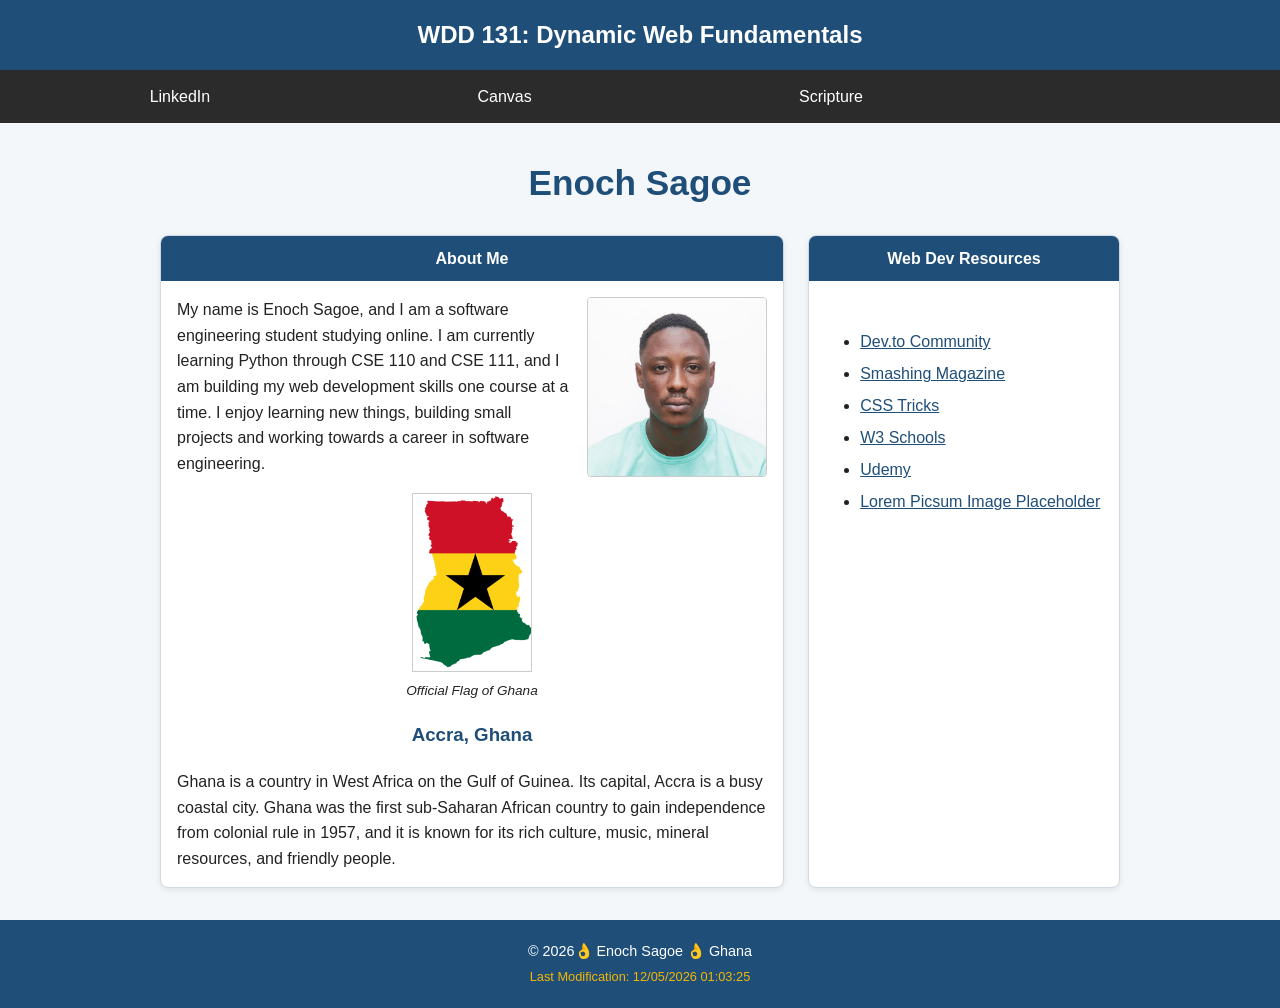
<file: index.html>
<!DOCTYPE html>
<html lang="en">
<head>
    <meta charset="UTF-8">
    <meta name="viewport" content="width=device-width, initial-scale=1.0">
    <title>"WDD 131 - Dynamic Web Fundamentals - Enoch Sagoe"</title>
    <meta name="description" content="WDD 131 - Dynamic Web Fundamentals. Enoch Sagoe. Keyword: HTML, CSS, Javascript, Web development, responsive design, course home page.">
    <meta name="author" content="Enoch Sagoe">
    <link rel="stylesheet" href="styles/base.css">
    <script src="scripts/getdates.js" defer></script>
</head>

<body>
    <header>
        <span id="course-title">WDD 131: Dynamic Web Fundamentals</span>
        <nav>
            <a href="https://www.linkedIn.com/">LinkedIn</a>
            <a href="https://byupw.instructure.com/">Canvas</a>
            <a href="www.churchofjesuschrist.org/su=tude/scriptures/bofm/1-ne/3?lang=eng&amp ; id=p7#p7">Scripture</a>
            <a href="final-project"></a>
        </nav> 
    
    </header>

    <main>
        <h1>Enoch Sagoe</h1>
        <section class="card">
            <h2>About Me</h2>
            <img class="profile" src="images/profile.jpeg" alt="Portrait photo Enoch Sagoe" width="180" height="220">
            <p>
                My name is Enoch Sagoe, and I am a software engineering student studying online. I am currently learning Python through CSE 110 and CSE 111, and I am building my web development skills one course at a time. I enjoy learning new things, building small projects and working towards a career in software engineering.
            </p>
            <figure>
                <img src="images/ghana-flag-map.png" alt="Flag of Ghana">
                <figcaption>Official Flag of Ghana</figcaption>
            </figure>
            <h3>Accra, Ghana</h3>
            <p> 
                Ghana is a country in West Africa on the Gulf of Guinea. Its capital, Accra is a busy coastal city. Ghana was the first sub-Saharan African country to gain independence from colonial rule in 1957, and it is known for its rich culture, music, mineral resources, and friendly people.
            </p>
        </section>

        <section class="card">
      <h2>Web Dev Resources</h2>
      <ul>
        <li><a href="https://dev.to/" target="_blank" rel="noopener noreferrer">Dev.to Community</a></li>
        <li><a href="https://www.smashingmagazine.com/" target="_blank" rel="noopener noreferrer">Smashing Magazine</a></li>
        <li><a href="https://css-tricks.com/" target="_blank" rel="noopener noreferrer">CSS Tricks</a></li>
        <li><a href="https://www.w3schools.com/" target="_blank" rel="noopener noreferrer">W3 Schools</a></li>
        <li><a href="https://www.udemy.com/" target="_blank" rel="noopener noreferrer">Udemy</a></li>
        <li><a href="https://picsum.photos/" target="_blank" rel="noopener noreferrer">Lorem Picsum Image Placeholder</a></li>
      </ul>
    </section>
    </main>
    <footer>
        <p>&copy; <span id="currentyear"></span>👌 Enoch Sagoe 👌 Ghana</p>
        <p id="lastModified"></p>
    </footer>
</body>
</html>
</file>
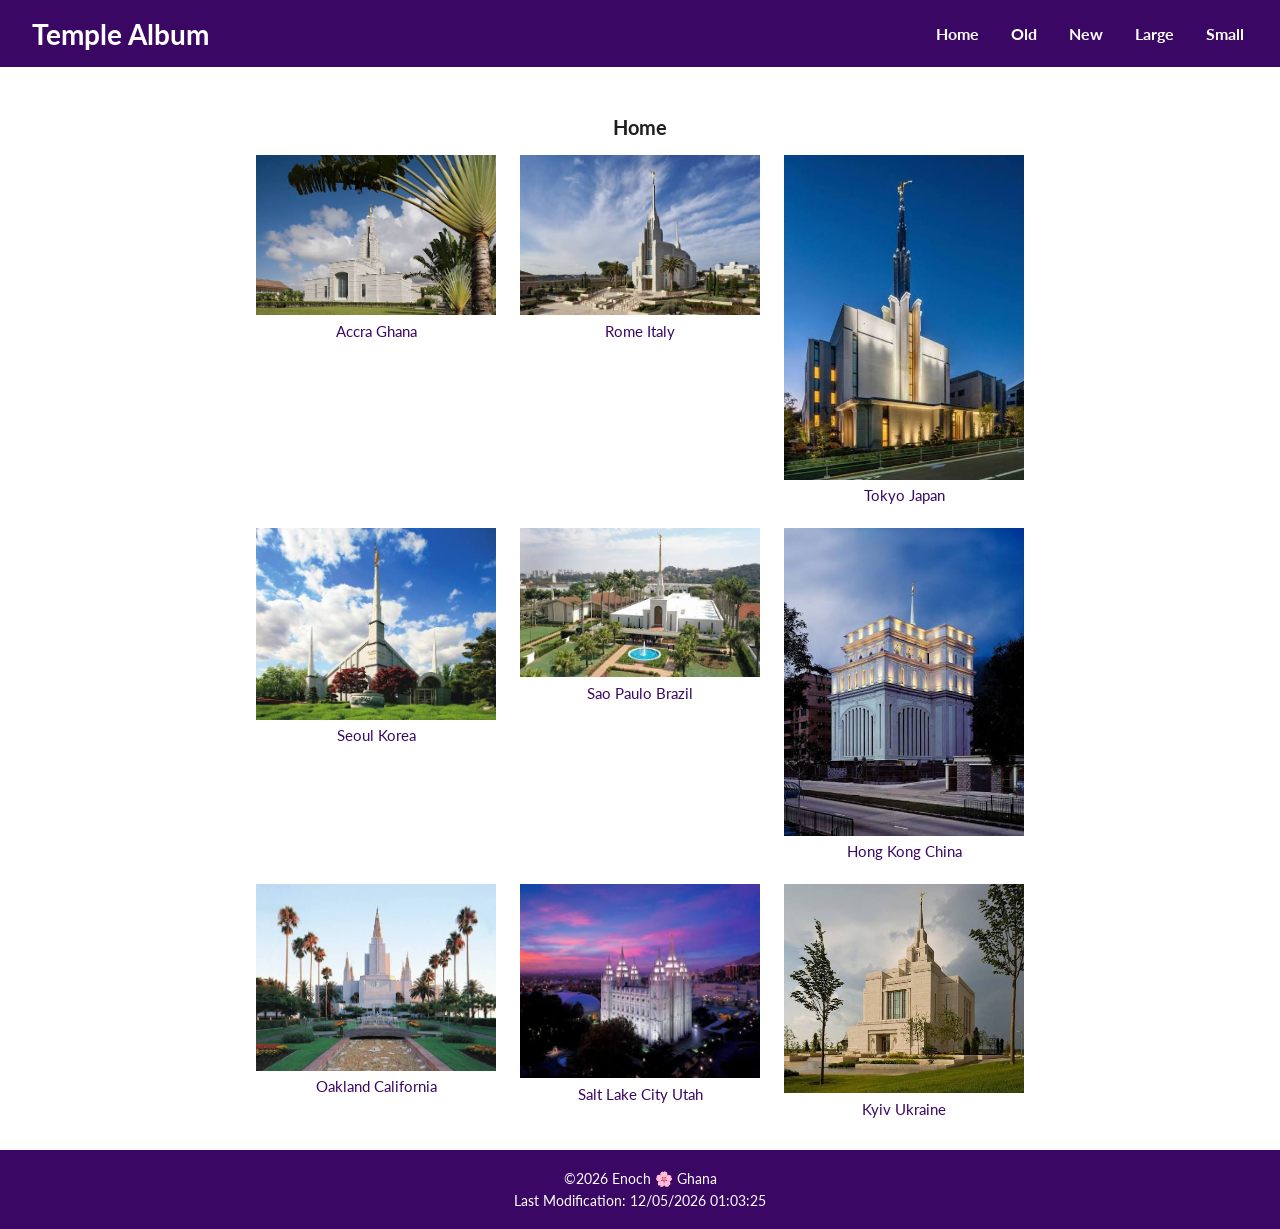
<file: temples.html>
<!DOCTYPE html>
<html lang="en">
<head>
    <meta charset="UTF-8">
    <meta name="viewport" content="width=device-width, initial-scale=1.0">
    <title>Temple Album | Enoch | WDD 131</title>
    <meta name="description" content="A photo album of temples from around the world, with a responsive gallery and navigation built for WDD 131 by Enoch Sagoe.">
    <meta name="author" content="Enoch Sagoe">

    <link rel="preconnect" href="https://fonts.googleapis.com">
    <link rel="preconnect" href="https://fonts.gstatic.com" crossorigin>
    <link href="https://fonts.googleapis.com/css2?family=Lato:wght@400;700&display=swap" rel="stylesheet">

     <!-- Mobile-first: base styles first, larger-view styles second -->
    <link rel="stylesheet" href="styles/temples.css">
    <link rel="stylesheet" href="styles/temples-large.css" media="screen and (min-width: 768px)">

    <script src="scripts/temples.js" defer></script>
</head>

<body>
  <header class="site-header">
    <h2 class="site-title">Temple Album</h2>

    <button class="menu-toggle" aria-expanded="false" aria-controls="main-nav" aria-label="Open menu">&#9776;</button>

    <nav id="main-nav">
      <ul class="nav-menu">
        <li><a href="#">Home</a></li>
        <li><a href="#">Old</a></li>
        <li><a href="#">New</a></li>
        <li><a href="#">Large</a></li>
        <li><a href="#">Small</a></li>
      </ul>
    </nav>
  </header>

  <main>
    <h1>Home</h1>

    <div class="gallery">
      <figure>
        <img src="images/accra_temple.jpeg" alt="Temple in Accra, Ghana under a blue sky" loading="lazy">
        <figcaption>Accra Ghana</figcaption>
      </figure>

      <figure>
        <img src="images/rome_temple.jpeg" alt="Temple in Rome, Italy surrounded by green lawns" loading="lazy">
        <figcaption>Rome Italy</figcaption>
      </figure>

      <figure>
        <img src="images/tokyo_temple.jpeg" alt="Temple in Tokyo, Japan at dusk" loading="lazy">
        <figcaption>Tokyo Japan</figcaption>
      </figure>

      <figure>
        <img src="images/seoul_temple.jpeg" alt="Temple in Seoul, Korea with reflecting pool" loading="lazy">
        <figcaption>Seoul Korea</figcaption>
      </figure>

      <figure>
        <img src="images/sao_paulo_temple.jpeg" alt="Temple in Sao Paulo, Brazil on a hill" loading="lazy">
        <figcaption>Sao Paulo Brazil</figcaption>
      </figure>

      <figure>
        <img src="images/hong_kong_temple.jpeg" alt="Temple in Hong Kong with mountains behind" loading="lazy">
        <figcaption>Hong Kong China</figcaption>
      </figure>

      <figure>
        <img src="images/oakland_temple.jpeg" alt="Temple in Oakland, California with trees" loading="lazy">
        <figcaption>Oakland California</figcaption>
      </figure>

      <figure>
        <img src="images/saltlake_temple.jpeg" alt="Temple in Salt Lake City, Utah in winter" loading="lazy">
        <figcaption>Salt Lake City Utah</figcaption>
      </figure>

      <figure>
        <img src="images/kyiv_temple.jpeg" alt="Temple in Kyiv, Ukraine at sunrise" loading="lazy">
        <figcaption>Kyiv Ukraine</figcaption>
      </figure>
    </div>
  </main>

  <footer>
    <p>&copy;<span id="year"></span> Enoch &#127800; Ghana</p>
    <p>Last Modification: <span id="modified"></span></p>
  </footer>
</body>
</html>
</file>
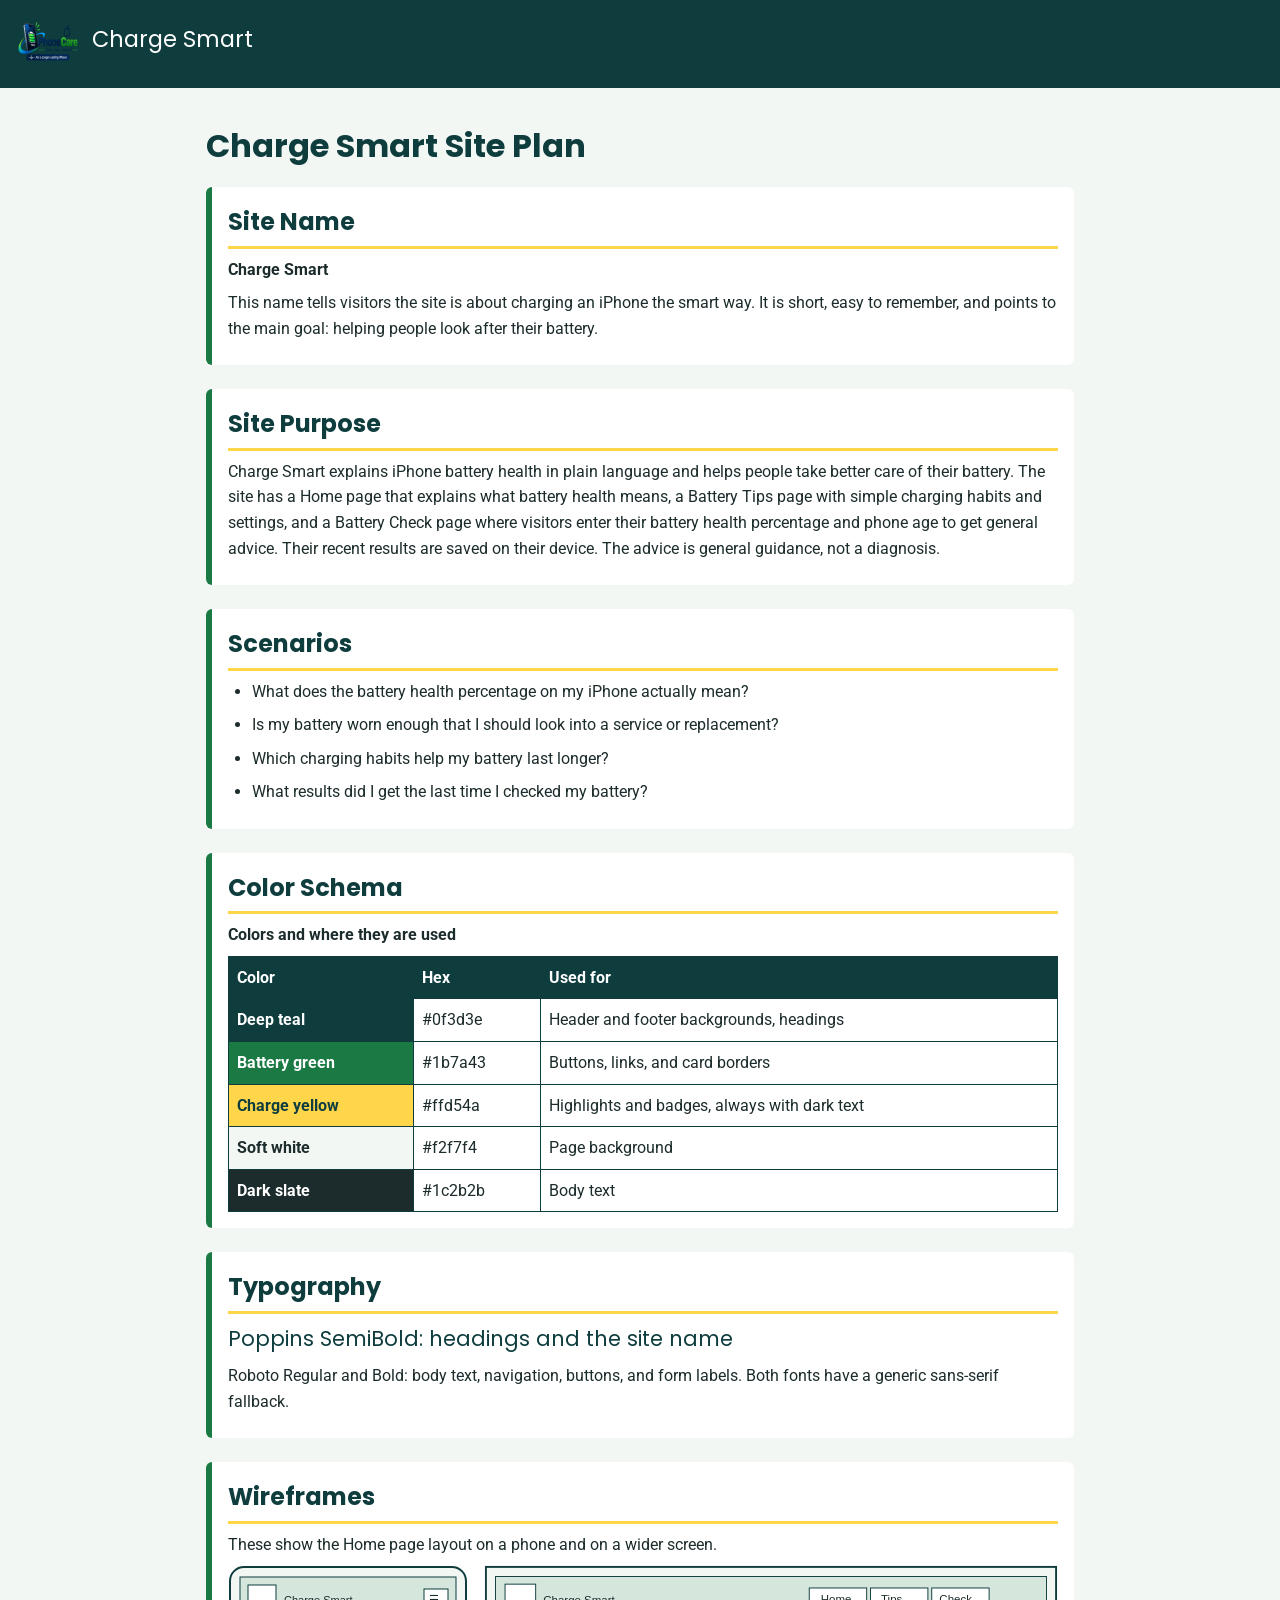
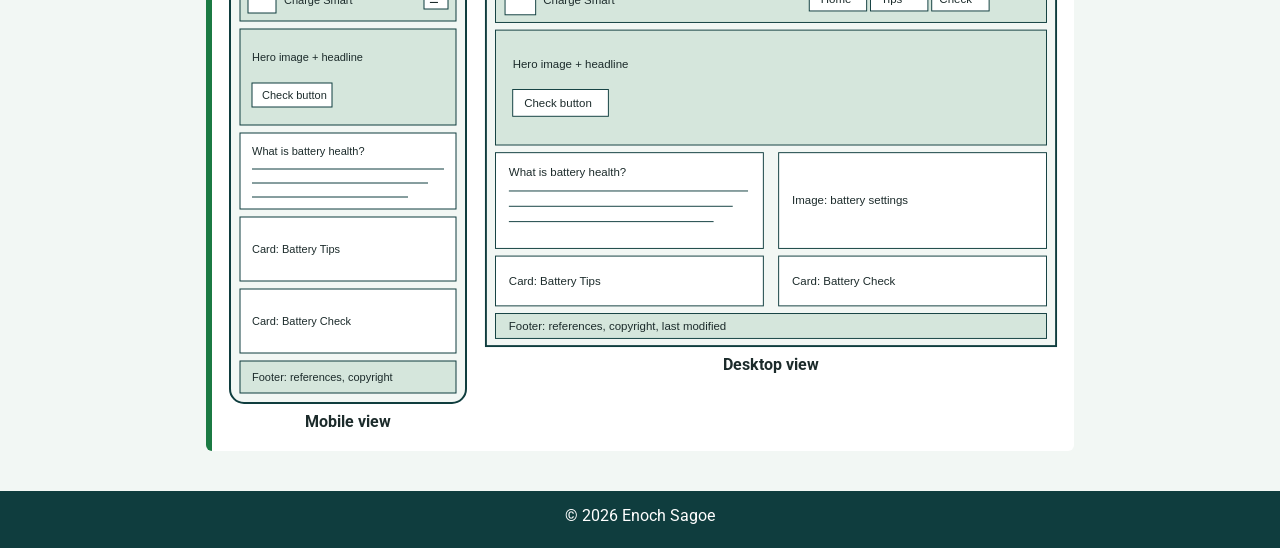
<file: project/siteplan.html>
<!DOCTYPE html>
<html lang="en">

<head>
    <meta charset="UTF-8">
    <meta name="viewport" content="width=device-width, initial-scale=1.0">
    <title>Site Plan | Charge Smart</title>
    <meta name="description"
        content="Site plan for Charge Smart, a website that explains iPhone battery health and helps people take better care of their battery.">
    <meta name="author" content="Enoch Sagoe">
    <link rel="preconnect" href="https://fonts.googleapis.com">
    <link rel="preconnect" href="https://fonts.gstatic.com" crossorigin>
    <link rel="stylesheet"
        href="https://fonts.googleapis.com/css2?family=Poppins:wght@600&family=Roboto:wght@400;700&display=swap">
    <link rel="stylesheet" href="styles/siteplan.css">
</head>

<body>
    <header>
        <img src="images/site_plan_logo.png" alt="Charge Smart logo" width="64" height="64">
        <p class="site-name">Charge Smart</p>
    </header>

    <main>
        <h1>Charge Smart Site Plan</h1>

        <section>
            <h2>Site Name</h2>
            <p><strong>Charge Smart</strong></p>
            <p>This name tells visitors the site is about charging an iPhone the smart way. It is short,
                easy to remember, and points to the main goal: helping people look after their battery.</p>
        </section>

        <section>
            <h2>Site Purpose</h2>
            <p>Charge Smart explains iPhone battery health in plain language and helps people take better
                care of their battery. The site has a Home page that explains what battery health means, a
                Battery Tips page with simple charging habits and settings, and a Battery Check page where
                visitors enter their battery health percentage and phone age to get general advice. Their
                recent results are saved on their device. The advice is general guidance, not a diagnosis.</p>
        </section>

        <section>
            <h2>Scenarios</h2>
            <ul>
                <li>What does the battery health percentage on my iPhone actually mean?</li>
                <li>Is my battery worn enough that I should look into a service or replacement?</li>
                <li>Which charging habits help my battery last longer?</li>
                <li>What results did I get the last time I checked my battery?</li>
            </ul>
        </section>

        <section>
            <h2>Color Schema</h2>
            <div class="table-wrap">
                <table>
                    <caption>Colors and where they are used</caption>
                    <thead>
                        <tr>
                            <th scope="col">Color</th>
                            <th scope="col">Hex</th>
                            <th scope="col">Used for</th>
                        </tr>
                    </thead>
                    <tbody>
                        <tr>
                            <td class="swatch swatch-teal">Deep teal</td>
                            <td>#0f3d3e</td>
                            <td>Header and footer backgrounds, headings</td>
                        </tr>
                        <tr>
                            <td class="swatch swatch-green">Battery green</td>
                            <td>#1b7a43</td>
                            <td>Buttons, links, and card borders</td>
                        </tr>
                        <tr>
                            <td class="swatch swatch-yellow">Charge yellow</td>
                            <td>#ffd54a</td>
                            <td>Highlights and badges, always with dark text</td>
                        </tr>
                        <tr>
                            <td class="swatch swatch-light">Soft white</td>
                            <td>#f2f7f4</td>
                            <td>Page background</td>
                        </tr>
                        <tr>
                            <td class="swatch swatch-text">Dark slate</td>
                            <td>#1c2b2b</td>
                            <td>Body text</td>
                        </tr>
                    </tbody>
                </table>
            </div>
        </section>

        <section>
            <h2>Typography</h2>
            <p class="sample-heading">Poppins SemiBold: headings and the site name</p>
            <p class="sample-body">Roboto Regular and Bold: body text, navigation, buttons, and form labels.
                Both fonts have a generic sans-serif fallback.</p>
        </section>

        <section>
            <h2>Wireframes</h2>
            <p>These show the Home page layout on a phone and on a wider screen.</p>
            <div class="wireframes">
                <figure>
                    <img src="images/wireframe-mobile.svg" alt="Mobile wireframe of the home page with the header, hero, intro text, two cards, and footer stacked in one column"
                        width="240" height="440">
                    <figcaption>Mobile view</figcaption>
                </figure>
                <figure>
                    <img src="images/wireframe-desktop.svg" alt="Desktop wireframe of the home page with a header navigation row, hero, text beside an image, two cards side by side, and footer"
                        width="600" height="400">
                    <figcaption>Desktop view</figcaption>
                </figure>
            </div>
        </section>
    </main>

    <footer>
        <p>© 2026 Enoch Sagoe</p>
    </footer>
</body>

</html>
</file>
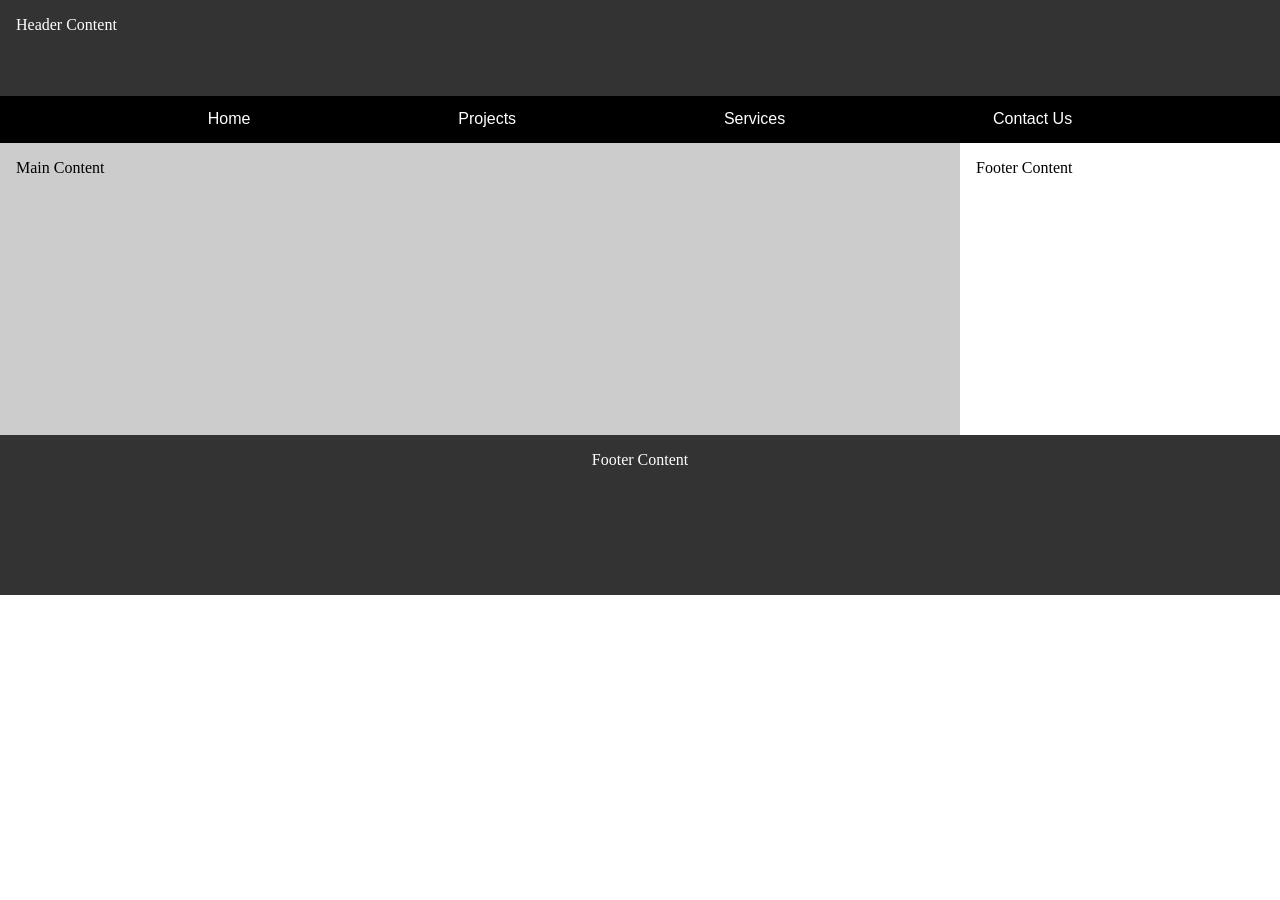
<file: week01/basic-layout.html>
<!DOCTYPE html>
<html lang="en">
<head>
    <meta charset="UTF-8">
    <meta name="viewport" content="width=device-width, initial-scale=1.0">
    <title>Enoch Sagoe | WDD 131</title>
    <link rel="stylesheet" href="styles/layout.css">
</head>
<body>
    <header>
        <p class="header-content">Header Content</p>
        <nav>
            <ul>
                <li><a href="#">Home</a></li>
                <li><a href="#">Projects</a></li>
                <li><a href="#">Services</a></li>
                <li><a href="#">Contact Us</a></li>
            </ul>
        </nav>
    </header>

    <main>
        <p>Main Content</p>
    </main>

    <aside>
        <p>Footer Content</p>
    </aside>

    <footer>
        <p>Footer Content</p>
    </footer>
</body>
</html>
</file>
<file: styles/base.css>
:root {
  --navy: #1f4e79;
  --charcoal: #2b2b2b;
  --gold: #f2b705;
  --light: #f4f7fa;
  --text: #222222;
  --white: #ffffff;
  --font-heading: "Quicksand", sans-serif;
  --font-body: "Montserrat", sans-serif;
}

* {
  box-sizing: border-box;
}

body {
  margin: 0;
  font-family: var(--font-body);
  color: var(--text);
  background-color: var(--light);
  line-height: 1.6;
  min-height: 100vh;
  display: flex;
  flex-direction: column;
}

/* Header */
header {
  background-color: var(--navy);
  color: var(--white);
}

#course-title {
  display: block;
  text-align: center;
  padding: 1rem;
  font-family: var(--font-heading);
  font-size: 1.5rem;
  font-weight: 700;
}

nav {
  display: flex;
  flex-wrap: wrap;
  justify-content: space-around;
  background-color: var(--charcoal);
  padding: 0.25rem 1rem;
}

nav a {
  display: block;
  padding: 0.6rem 1rem;
  color: var(--white);
  text-decoration: none;
  border-radius: 4px;
  transition: background-color 0.3s ease, color 0.3s ease;
}

nav a:hover,
nav a:focus-visible {
  background-color: var(--gold);
  color: var(--charcoal);
}

/* Main: limited width, centered, two-column CSS Grid */
main {
  flex: 1;
  width: min(100% - 2rem, 960px);
  margin: 2rem auto;
  display: grid;
  grid-template-columns: 2fr 1fr;
  gap: 1.5rem;
  align-items: stretch;
}

main h1 {
  grid-column: 1 / -1;
  margin: 0;
  text-align: center;
  font-family: var(--font-heading);
  font-size: 2.2rem;
  color: var(--navy);
}

/* Cards */
.card {
  background-color: var(--white);
  border: 1px solid #cfd8e3;
  border-radius: 8px;
  box-shadow: 0 2px 6px rgba(0, 0, 0, 0.08);
  overflow: hidden;
}

.card > h2 {
  margin: 0;
  padding: 0.6rem;
  background-color: var(--navy);
  color: var(--white);
  text-align: center;
  font-family: var(--font-heading);
  font-size: 1rem;
}

.card > p,
.card > h3,
.card > figure,
.card > ul {
  margin-left: 1rem;
  margin-right: 1rem;
}

.card > h3 {
  text-align: center;
  color: var(--navy);
  font-family: var(--font-heading);
}

.profile {
  float: right;
  max-width: 45%;
  height: auto;
  margin: 1rem;
  border: 1px solid #cccccc;
  border-radius: 4px;
}

.card figure {
  clear: both;
  text-align: center;
}

.card figure img {
  border: 1px solid #cccccc;
  width: 120px;
  height: auto;
}

.card figcaption {
  font-size: 0.85rem;
  font-style: italic;
}

.card ul {
  padding-left: 2.2rem;
  padding-top: 2rem;
  margin-top: 1rem;
  margin-bottom: 1rem;
}

.card ul li {
  margin-bottom: 0.4rem;
}

.card a {
  color: var(--navy);
}

.card a:hover,
.card a:focus-visible {
  color: var(--charcoal);
}

/* Footer */
footer {
  background-color: var(--navy);
  color: var(--white);
  text-align: center;
  padding: 1rem;
  font-size: 0.9rem;
}

footer p {
  margin: 0.25rem 0;
}

#lastModified {
  color: var(--gold);
  font-size: 0.8rem;
}

/* Responsive: stack cards on small screens */
@media (max-width: 700px) {
  main {
    grid-template-columns: 1fr;
  }

  nav a {
    padding: 0.5rem 0.6rem;
  }

  .profile {
    float: none;
    display: block;
    margin: 1rem auto;
  }
}
</file>
<file: styles/temples.css>
:root {
  --purple: #3b0764;
  --purple-light: #5b21b6;
  --ink: #1f1f1f;
  --white: #ffffff;
  --line: #ffffff33;
}

* {
  box-sizing: border-box;
}

body {
  margin: 0;
  font-family: "Lato", Arial, sans-serif;
  color: var(--ink);
  background: var(--white);
  display: flex;
  flex-direction: column;
  min-height: 100vh;
}

/* Header and hamburger menu */
.site-header {
  position: relative;
  display: flex;
  justify-content: space-between;
  align-items: center;
  background: var(--purple);
  color: var(--white);
  padding: 0.75rem 1rem;
}

.site-title {
  margin: 0;
  font-size: 1.5rem;
}

.menu-toggle {
  background: none;
  border: none;
  color: var(--white);
  font-size: 1.75rem;
  line-height: 1;
  cursor: pointer;
  padding: 0.25rem 0.5rem;
}

.nav-menu {
  display: none;
  position: absolute;
  top: 100%;
  left: 0;
  right: 0;
  flex-direction: column;
  list-style: none;
  margin: 0;
  padding: 0;
  background: var(--purple);
  z-index: 10;
}

.nav-menu.open {
  display: flex;
}

.nav-menu a {
  display: block;
  padding: 0.9rem 1rem;
  color: var(--white);
  text-decoration: none;
  font-weight: 700;
  border-top: 1px solid var(--line);
  transition: background-color 0.2s ease;
}

.nav-menu a:hover {
  background: var(--purple-light);
}

/* One focus rule per element, so the outline and background stay together */
.menu-toggle:focus-visible {
  outline: 3px solid var(--white);
  outline-offset: 2px;
}

.nav-menu a:focus-visible {
  background: var(--purple-light);
  outline: 3px solid var(--white);
  outline-offset: 2px;
}

/* Main content */
main {
  flex: 1;
  width: 100%;
  max-width: 800px;
  margin: 0 auto;
  padding: 1rem;
}

main h1 {
  text-align: center;
  font-size: 1.25rem;
  margin: 1rem 0;
}

/* One column in mobile view */
.gallery {
  display: grid;
  grid-template-columns: 1fr;
  gap: 1.25rem;
}

figure {
  margin: 0;
  text-align: center;
}

figure img {
  display: block;
  width: 100%;
  height: auto;
}

figcaption {
  margin-top: 0.4rem;
  color: var(--purple);
  font-size: 0.95rem;
}

/* Footer */
footer {
  background: var(--purple);
  color: var(--white);
  text-align: center;
  padding: 1rem;
  font-size: 0.9rem;
}

footer p {
  margin: 0.25rem 0;
}
</file>
<file: styles/temples-large.css>
@media screen and (min-width: 768px) {
  .site-header {
    padding: 1rem 2rem;
  }

  .site-title {
    font-size: 1.75rem;
  }

  /* Hamburger is hidden in larger view */
  .menu-toggle {
    display: none;
  }

  /* Navigation is always visible in a row */
  .nav-menu {
    display: flex;
    position: static;
    flex-direction: row;
    gap: 1.5rem;
    background: none;
  }

  .nav-menu a {
    padding: 0.5rem 0.25rem;
    border-top: none;
    border-radius: 4px;
  }

  main {
    padding: 2rem 1rem;
  }

  /* Three columns in larger view */
  .gallery {
    grid-template-columns: repeat(3, 1fr);
    gap: 1.5rem;
  }
}
</file>
<file: project/styles/siteplan.css>
:root {
    --teal: #0f3d3e;
    --green: #1b7a43;
    --yellow: #ffd54a;
    --light: #f2f7f4;
    --text: #1c2b2b;
    --heading-font: "Poppins", Arial, sans-serif;
    --body-font: "Roboto", Arial, sans-serif;
}

* {
    margin: 0;
    padding: 0;
    box-sizing: border-box;
}

body {
    font-family: var(--body-font);
    background-color: var(--light);
    color: var(--text);
    line-height: 1.6;
}

header,
footer {
    display: flex;
    align-items: center;
    gap: 12px;
    padding: 12px 16px;
    background-color: var(--teal);
    color: #fff;
}

footer {
    justify-content: center;
}

.site-name {
    font-family: var(--heading-font);
    font-size: 1.4rem;
}

main {
    max-width: 900px;
    margin: 0 auto;
    padding: 16px;
}

h1,
h2 {
    font-family: var(--heading-font);
    color: var(--teal);
}

h1 {
    margin: 16px 0;
}

h2 {
    margin-bottom: 8px;
    padding-bottom: 4px;
    border-bottom: 3px solid var(--yellow);
}

section {
    margin-bottom: 24px;
    padding: 16px;
    background-color: #fff;
    border-left: 6px solid var(--green);
    border-radius: 6px;
}

p,
li {
    margin-bottom: 8px;
}

ul {
    padding-left: 24px;
}

.table-wrap {
    overflow-x: auto;
}

table {
    width: 100%;
    border-collapse: collapse;
}

caption {
    padding-bottom: 8px;
    text-align: left;
    font-weight: bold;
}

th,
td {
    padding: 8px;
    border: 1px solid var(--teal);
    text-align: left;
}

thead th {
    background-color: var(--teal);
    color: #fff;
}

.swatch {
    font-weight: bold;
}

.swatch-teal {
    background-color: var(--teal);
    color: #fff;
}

.swatch-green {
    background-color: var(--green);
    color: #fff;
}

.swatch-yellow {
    background-color: var(--yellow);
    color: var(--teal);
}

.swatch-light {
    background-color: var(--light);
    color: var(--text);
}

.swatch-text {
    background-color: var(--text);
    color: #fff;
}

.sample-heading {
    font-family: var(--heading-font);
    font-size: 1.3rem;
    color: var(--teal);
}

.wireframes {
    display: grid;
    grid-template-columns: 1fr;
    gap: 16px;
    justify-items: center;
}

.wireframes img {
    display: block;
    max-width: 100%;
    height: auto;
}

figcaption {
    margin-top: 4px;
    text-align: center;
    font-weight: bold;
}

@media (min-width: 800px) {
    .wireframes {
        grid-template-columns: auto 1fr;
        align-items: start;
    }
}
</file>
<file: week01/styles/layout.css>
/* Body uses Grid to place the four sections */
body {
  display: grid;
  grid-template-columns: 3fr 1fr;
  grid-template-areas:
    "header header"
    "main aside"
    "footer footer";
  margin: 0;
  font-family: Georgia, "Times New Roman", serif;
}

header {
  grid-area: header;
  background-color: #333;
  color: #fff;
}

.header-content {
  margin: 0;
  padding: 1rem;
  min-height: 4rem;
}

/* Navigation uses Flexbox */
nav {
  background-color: #000;
}

nav ul {
  display: flex;
  justify-content: space-evenly;
  list-style: none;
  margin: 0;
  padding: 0;
}

nav a {
  display: block;
  padding: 0.9rem 0;
  color: #fff;
  text-decoration: none;
  font-family: Arial, Helvetica, sans-serif;
}

main {
  grid-area: main;
  background-color: #ccc;
  min-height: 260px;
  padding: 1rem;
}

aside {
  grid-area: aside;
  background-color: #fff;
  padding: 1rem;
}

footer {
  grid-area: footer;
  background-color: #333;
  color: #fff;
  min-height: 160px;
  padding: 1rem;
  text-align: center;
  box-sizing: border-box;
}

main p,
aside p,
footer p {
  margin: 0;
}
</file>
